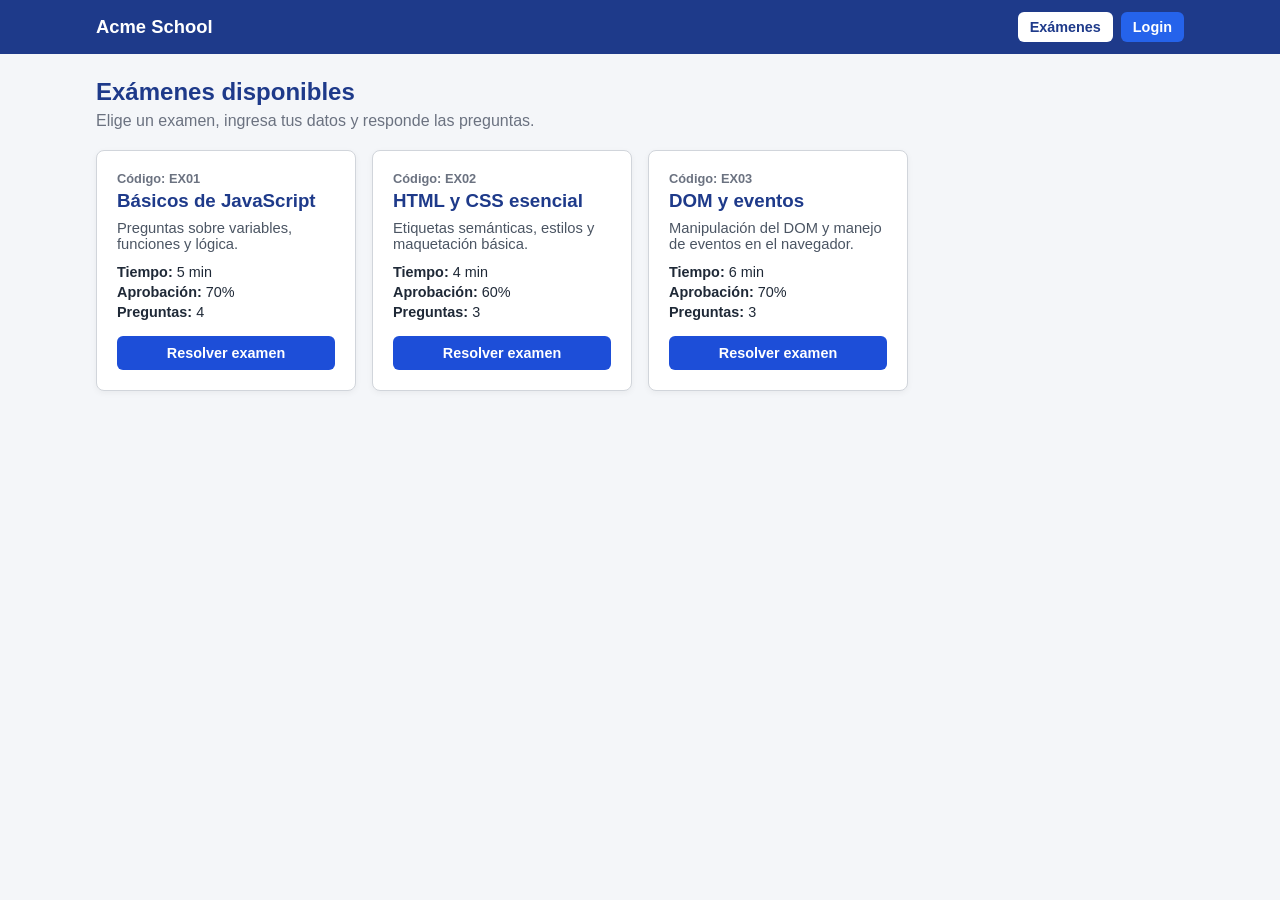
<file: index.html>
<!DOCTYPE html>
<html lang="es">
<head>
  <meta charset="UTF-8" />
  <meta name="viewport" content="width=device-width, initial-scale=1.0" />
  <meta name="description" content="Plataforma de exámenes en línea de Acme School" />
  <title>Acme School - Exámenes</title>
  <link rel="stylesheet" href="css/styles.css" />
</head>
<body>
  <a class="saltar" href="#contenido">Saltar al contenido</a>

  <acme-navbar id="navbar"></acme-navbar>

  <div id="mensajes" class="mensajes-box" role="status" aria-live="polite"></div>

  <noscript>
    <p class="aviso aviso-error">Esta aplicación necesita JavaScript para funcionar.</p>
  </noscript>

  <main id="contenido" class="contenedor">

    <!-- RESOLUCIÓN DE EXÁMENES (PÚBLICO, SIN LOGIN; RESULTADOS SOLO PARA SESIÓN ACTIVA) -->
    <section id="vista-examenes" class="vista" aria-label="Resolución de exámenes">
      <div class="encabezado-seccion">
        <h1>Exámenes disponibles</h1>
        <p>Elige un examen, ingresa tus datos y responde las preguntas.</p>
      </div>

      <div id="lista-examenes" class="grid-tarjetas"></div>

      <!-- RESULTADOS DE LOS EXÁMENES PRESENTADOS POR LOS ESTUDIANTES -->
      <div id="seccion-resultados" class="tarjeta tarjeta-resultados oculto">
        <h2>Resultados de los exámenes</h2>
        <p>Calificaciones de los estudiantes que han presentado un examen.</p>
        <div class="tabla-scroll">
          <table>
            <caption class="sr-only">Resultados de los exámenes</caption>
            <thead>
              <tr>
                <th scope="col">Identificación</th>
                <th scope="col">Estudiante</th>
                <th scope="col">Examen</th>
                <th scope="col">Calificación</th>
                <th scope="col">Estado</th>
                <th scope="col">Fecha</th>
              </tr>
            </thead>
            <tbody id="tabla-resultados"></tbody>
          </table>
        </div>
      </div>

      <div id="registro-estudiante" class="tarjeta caja-pequena oculto">
        <h2>Datos del estudiante</h2>
        <p>Examen elegido: <strong id="examen-elegido-texto"></strong></p>

        <form id="form-estudiante" class="formulario">
          <div class="campo">
            <label for="estudiante-id">Número de identificación</label>
            <input type="text" id="estudiante-id" autocomplete="off" required />
          </div>

          <div class="campo">
            <label for="estudiante-nombre">Nombre completo</label>
            <input type="text" id="estudiante-nombre" autocomplete="off" required />
          </div>

          <div class="acciones-form">
            <button type="button" id="btn-volver-catalogo" class="btn btn-gris">Volver</button>
            <button type="submit" class="btn btn-azul">Empezar examen</button>
          </div>
        </form>
      </div>

      <div id="pantalla-examen" class="oculto">
        <div class="tarjeta barra-examen">
          <div>
            <h2 id="titulo-examen-activo" tabindex="-1"></h2>
            <p id="info-examen-activo"></p>
          </div>
          <exam-timer id="reloj-examen"></exam-timer>
        </div>

        <form id="form-resolver-examen" aria-label="Preguntas del examen">
          <div id="preguntas-resolver"></div>
          <div class="acciones-form">
            <button type="submit" class="btn btn-azul">Terminar</button>
          </div>
        </form>
      </div>

      <div id="pantalla-resultado" class="tarjeta resultado oculto" aria-live="polite">
        <h2 id="titulo-resultado" tabindex="-1"></h2>
        <div id="detalle-resultado"></div>
        <button type="button" id="btn-final-examen" class="btn btn-azul">Volver a exámenes</button>
      </div>
    </section>

    <!-- LOGIN (VISTA INICIAL DE LOS MÓDULOS PRIVADOS) -->
    <section id="vista-login" class="vista oculto" aria-label="Inicio de sesión">
      <div class="tarjeta caja-pequena">
        <h1>Iniciar sesión</h1>
        <p>Ingresa con tu correo y contraseña para administrar usuarios y exámenes.</p>

        <form id="form-login" class="formulario">
          <div class="campo">
            <label for="login-email">Correo</label>
            <input type="email" id="login-email" autocomplete="username" required />
          </div>

          <div class="campo">
            <label for="login-password">Contraseña</label>
            <input type="password" id="login-password" autocomplete="current-password" required />
          </div>

          <button type="submit" class="btn btn-azul">Entrar</button>
        </form>

        <p class="ayuda-login">Demo: admin@acme.edu / admin123</p>
      </div>
    </section>

    <!-- GESTIÓN DE USUARIOS (CRUD PRIVADO) -->
    <section id="vista-usuarios" class="vista oculto" aria-label="Gestión de usuarios">
      <div class="encabezado-seccion">
        <h1>Gestión de usuarios</h1>
        <p>Crear, actualizar y eliminar usuarios (Administrativo o Docente).</p>
      </div>

      <div class="grid-crud">
        <div class="tarjeta">
          <h2 id="titulo-form-usuario">Nuevo usuario</h2>
          <form id="form-usuario" class="formulario">
            <input type="hidden" id="usuario-editando-id" />

            <div class="campo">
              <label for="usuario-id">Número de identificación</label>
              <input type="text" id="usuario-id" required />
            </div>

            <div class="campo">
              <label for="usuario-nombre">Nombre completo</label>
              <input type="text" id="usuario-nombre" required />
            </div>

            <div class="campo">
              <label for="usuario-email">Email</label>
              <input type="email" id="usuario-email" required />
            </div>

            <div class="campo">
              <label for="usuario-telefono">Teléfono</label>
              <input type="tel" id="usuario-telefono" required />
            </div>

            <div class="campo">
              <label for="usuario-cargo">Cargo</label>
              <select id="usuario-cargo" required>
                <option value="">Selecciona un cargo</option>
                <option value="Administrativo">Administrativo</option>
                <option value="Docente">Docente</option>
              </select>
            </div>

            <div class="campo">
              <label for="usuario-password">Contraseña</label>
              <input type="password" id="usuario-password" autocomplete="new-password" required />
            </div>

            <div class="acciones-form">
              <button type="submit" class="btn btn-azul">Guardar</button>
              <button type="button" id="btn-cancelar-usuario" class="btn btn-gris oculto">Cancelar</button>
            </div>
          </form>
        </div>

        <div class="tarjeta">
          <h2>Usuarios registrados</h2>
          <div class="tabla-scroll">
            <table>
              <caption class="sr-only">Usuarios registrados</caption>
              <thead>
                <tr>
                  <th scope="col">Identificación</th>
                  <th scope="col">Nombre</th>
                  <th scope="col">Email</th>
                  <th scope="col">Teléfono</th>
                  <th scope="col">Cargo</th>
                  <th scope="col">Acciones</th>
                </tr>
              </thead>
              <tbody id="tabla-usuarios"></tbody>
            </table>
          </div>
        </div>
      </div>
    </section>

    <!-- GESTIÓN DE EXÁMENES (CRUD PRIVADO) -->
    <section id="vista-gestion-examenes" class="vista oculto" aria-label="Gestión de exámenes">
      <div class="encabezado-seccion">
        <h1>Gestión de exámenes</h1>
        <p>Crea y edita exámenes, preguntas y respuestas (solo una respuesta correcta por pregunta).</p>
      </div>

      <div class="grid-crud">
        <div class="tarjeta">
          <h2 id="titulo-form-examen">Nuevo examen</h2>
          <form id="form-examen" class="formulario">
            <input type="hidden" id="examen-editando-codigo" />

            <div class="campo">
              <label for="examen-codigo">Código</label>
              <input type="text" id="examen-codigo" required />
            </div>

            <div class="campo">
              <label for="examen-titulo">Título</label>
              <input type="text" id="examen-titulo" required />
            </div>

            <div class="campo">
              <label for="examen-tiempo">Tiempo (minutos)</label>
              <input type="number" id="examen-tiempo" min="1" required />
            </div>

            <div class="campo">
              <label for="examen-aprobacion">Porcentaje de aprobación (%)</label>
              <input type="number" id="examen-aprobacion" min="1" max="100" required />
            </div>

            <div class="campo">
              <label for="examen-descripcion">Descripción del examen</label>
              <textarea id="examen-descripcion" rows="2" required></textarea>
            </div>

            <div class="constructor-preguntas">
              <div class="fila-entre">
                <strong>Preguntas</strong>
                <button type="button" id="btn-agregar-pregunta" class="btn btn-gris btn-pequeno">+ Pregunta</button>
              </div>
              <div id="lista-constructor-preguntas"></div>
            </div>

            <div class="acciones-form">
              <button type="submit" class="btn btn-azul">Guardar examen</button>
              <button type="button" id="btn-cancelar-examen" class="btn btn-gris oculto">Cancelar</button>
            </div>
          </form>
        </div>

        <div class="tarjeta">
          <h2>Exámenes registrados</h2>
          <div class="tabla-scroll">
            <table>
              <caption class="sr-only">Exámenes registrados</caption>
              <thead>
                <tr>
                  <th scope="col">Código</th>
                  <th scope="col">Título</th>
                  <th scope="col">Tiempo</th>
                  <th scope="col">Aprobación</th>
                  <th scope="col">Preguntas</th>
                  <th scope="col">Acciones</th>
                </tr>
              </thead>
              <tbody id="tabla-examenes"></tbody>
            </table>
          </div>
        </div>
      </div>
    </section>

  </main>

  <script type="module" src="js/app.js"></script>
</body>
</html>
</file>
<file: css/styles.css>
/* ==========================================================
   Acme School - Hoja de estilos única
   1. Variables e identidad visual
   2. Base y utilidades
   3. Navbar
   4. Layout y tarjetas
   5. Formularios y botones
   6. Tablas
   7. Resolución de exámenes y resultado
   8. Constructor de preguntas
   9. Mensajes
   10. Responsive y accesibilidad
   ========================================================== */

/* 1. Variables e identidad visual */
:root {
  --azul: #1d4ed8;
  --azul-oscuro: #1e3a8a;
  --azul-claro: #eff6ff;
  --fondo: #f4f6f9;
  --blanco: #ffffff;
  --texto: #1f2937;
  --suave: #6b7280;
  --borde: #d1d5db;
  --verde: #15803d;
  --verde-fondo: #dcfce7;
  --rojo: #b91c1c;
  --rojo-fondo: #fee2e2;
  --sombra: 0 2px 6px rgba(0, 0, 0, 0.05);
}

/* 2. Base y utilidades */
* {
  box-sizing: border-box;
}

body {
  margin: 0;
  font-family: Arial, sans-serif;
  background-color: var(--fondo);
  color: var(--texto);
}

:focus-visible {
  outline: 3px solid #93c5fd;
  outline-offset: 2px;
}

.oculto {
  display: none !important;
}

.sr-only {
  position: absolute;
  width: 1px;
  height: 1px;
  margin: -1px;
  padding: 0;
  overflow: hidden;
  clip: rect(0, 0, 0, 0);
  white-space: nowrap;
  border: 0;
}

.saltar {
  position: absolute;
  left: -9999px;
  top: 8px;
  z-index: 200;
  padding: 8px 12px;
  border-radius: 6px;
  background-color: var(--blanco);
  color: var(--azul-oscuro);
  font-weight: bold;
}

.saltar:focus {
  left: 8px;
}

/* 3. Navbar */
acme-navbar {
  display: block;
  position: sticky;
  top: 0;
  z-index: 90;
}

.nav {
  background-color: var(--azul-oscuro);
  color: var(--blanco);
}

.nav-contenido {
  max-width: 1120px;
  margin: 0 auto;
  padding: 12px 16px;
  display: flex;
  justify-content: space-between;
  align-items: center;
  flex-wrap: wrap;
  gap: 12px;
}

.nav-marca {
  font-weight: bold;
  font-size: 1.15rem;
}

.nav-acciones {
  display: flex;
  gap: 8px;
  flex-wrap: wrap;
  align-items: center;
}

.nav-usuario {
  font-size: 0.85rem;
  padding: 0 6px;
}

.nav-btn {
  padding: 7px 12px;
  border: none;
  border-radius: 6px;
  cursor: pointer;
  font-weight: bold;
  font-size: 0.9rem;
  background-color: rgba(255, 255, 255, 0.15);
  color: var(--blanco);
  transition: background-color 0.2s ease, color 0.2s ease, transform 0.1s ease;
}

.nav-btn:hover {
  background-color: rgba(255, 255, 255, 0.28);
}

.nav-btn:active {
  transform: scale(0.98);
}

.nav-btn.activo {
  background-color: var(--blanco);
  color: var(--azul-oscuro);
}

.nav-btn-acento {
  background-color: #2563eb;
}

.nav-btn-acento:hover {
  background-color: #1d4ed8;
}

.nav-btn-acento.activo {
  background-color: var(--blanco);
}

.nav-btn-salir {
  background-color: #dc2626;
}

.nav-btn-salir:hover {
  background-color: #b91c1c;
}

/* 4. Layout y tarjetas */
.contenedor {
  max-width: 1120px;
  margin: 0 auto;
  padding: 24px 16px 50px;
}

.vista:not(.oculto) {
  animation: aparecer 0.25s ease;
}

.encabezado-seccion {
  margin-bottom: 20px;
}

.encabezado-seccion h1 {
  margin: 0 0 6px;
  color: var(--azul-oscuro);
}

.encabezado-seccion p {
  margin: 0;
  color: var(--suave);
}

.tarjeta {
  background-color: var(--blanco);
  border: 1px solid var(--borde);
  border-radius: 8px;
  padding: 20px;
  box-shadow: var(--sombra);
  animation: aparecer 0.25s ease;
}

@keyframes aparecer {
  from {
    opacity: 0;
    transform: translateY(6px);
  }
  to {
    opacity: 1;
    transform: translateY(0);
  }
}

.caja-pequena {
  max-width: 420px;
  margin: 20px auto;
}

.grid-tarjetas {
  display: grid;
  grid-template-columns: repeat(auto-fill, minmax(260px, 1fr));
  gap: 16px;
}

.grid-crud {
  display: grid;
  grid-template-columns: 1fr 1.4fr;
  gap: 20px;
  align-items: start;
}

.tarjeta-resultados {
  margin-top: 20px;
}

/* Tarjeta de examen (Web Component exam-card) */
exam-card {
  display: block;
}

exam-card .tarjeta {
  display: flex;
  flex-direction: column;
  justify-content: space-between;
  height: 100%;
  gap: 12px;
  transition: transform 0.2s ease, box-shadow 0.2s ease;
}

exam-card .tarjeta:hover {
  transform: translateY(-4px);
  box-shadow: 0 10px 24px rgba(30, 58, 138, 0.15);
}

.card-codigo {
  font-size: 0.8rem;
  color: var(--suave);
  font-weight: bold;
}

.card-titulo {
  margin: 4px 0 8px;
  color: var(--azul-oscuro);
}

.card-descripcion {
  margin: 0 0 12px;
  color: #4b5563;
  font-size: 0.92rem;
}

.card-dato {
  margin: 4px 0;
  font-size: 0.9rem;
}

/* 5. Formularios y botones */
.formulario {
  display: flex;
  flex-direction: column;
  gap: 12px;
}

.campo {
  display: flex;
  flex-direction: column;
  gap: 4px;
}

.campo label {
  font-size: 0.9rem;
  font-weight: bold;
}

.campo input,
.campo select,
.campo textarea {
  padding: 9px 10px;
  border: 1px solid var(--borde);
  border-radius: 6px;
  font-size: 0.95rem;
  font-family: inherit;
}

.campo input:focus,
.campo select:focus,
.campo textarea:focus {
  outline: 2px solid #93c5fd;
  border-color: var(--azul);
}

.acciones-form {
  display: flex;
  gap: 10px;
  flex-wrap: wrap;
  margin-top: 6px;
}

.btn {
  padding: 9px 15px;
  border: none;
  border-radius: 6px;
  font-size: 0.9rem;
  font-weight: bold;
  cursor: pointer;
  transition: transform 0.1s ease, opacity 0.15s ease;
}

.btn:hover {
  opacity: 0.92;
}

.btn:active {
  transform: scale(0.98);
}

.btn-pequeno {
  padding: 5px 10px;
  font-size: 0.82rem;
}

.btn-azul {
  background-color: var(--azul);
  color: var(--blanco);
}

.btn-gris {
  background-color: #e5e7eb;
  color: var(--texto);
}

.btn-rojo {
  background-color: var(--rojo);
  color: var(--blanco);
}

.ayuda-login {
  margin-top: 12px;
  font-size: 0.85rem;
  color: var(--suave);
}

/* 6. Tablas */
.tabla-scroll {
  overflow-x: auto;
}

table {
  width: 100%;
  border-collapse: collapse;
  font-size: 0.9rem;
}

th,
td {
  padding: 10px;
  border-bottom: 1px solid var(--borde);
  text-align: left;
}

th {
  background-color: #f9fafb;
}

tbody tr {
  transition: background-color 0.15s ease;
}

tbody tr:hover {
  background-color: var(--azul-claro);
}

.acciones-celda {
  display: flex;
  gap: 6px;
  flex-wrap: wrap;
}

.vacio {
  text-align: center;
  color: var(--suave);
}

/* 7. Resolución de exámenes y resultado */
.barra-examen {
  display: flex;
  justify-content: space-between;
  align-items: center;
  gap: 12px;
  flex-wrap: wrap;
  margin-bottom: 16px;
  position: sticky;
  top: 64px;
  z-index: 50;
}

.barra-examen h2 {
  margin: 0 0 4px;
  color: var(--azul-oscuro);
}

.barra-examen p {
  margin: 0;
  font-size: 0.9rem;
  color: var(--suave);
}

fieldset.tarjeta-pregunta {
  min-width: 0;
  margin: 0 0 12px;
  background-color: var(--blanco);
  border: 1px solid var(--borde);
  border-radius: 8px;
  padding: 16px;
}

.tarjeta-pregunta legend {
  font-weight: bold;
  padding: 0 6px;
}

.opcion-label {
  display: flex;
  align-items: center;
  gap: 8px;
  padding: 8px;
  border: 1px solid #e5e7eb;
  border-radius: 6px;
  margin-top: 6px;
  cursor: pointer;
  transition: background-color 0.15s ease, border-color 0.15s ease;
}

.opcion-label:hover {
  background-color: var(--azul-claro);
}

.opcion-label:has(input:checked) {
  background-color: #dbeafe;
  border-color: var(--azul);
}

.resultado {
  text-align: center;
  max-width: 560px;
  margin: 0 auto;
}

.resultado h2 {
  margin-top: 0;
}

.resultado-porcentaje {
  font-size: 3.2rem;
  font-weight: bold;
  margin: 8px 0;
}

.resultado-porcentaje.ok {
  color: var(--verde);
}

.resultado-porcentaje.error {
  color: var(--rojo);
}

.resultado-datos {
  text-align: left;
  margin: 16px 0;
}

.resultado-datos p {
  margin: 6px 0;
}

.aprobado-texto {
  color: var(--verde);
  background-color: var(--verde-fondo);
  padding: 4px 10px;
  border-radius: 12px;
  font-weight: bold;
}

.reprobado-texto {
  color: var(--rojo);
  background-color: var(--rojo-fondo);
  padding: 4px 10px;
  border-radius: 12px;
  font-weight: bold;
}

/* 8. Constructor de preguntas */
.constructor-preguntas {
  border: 1px solid var(--borde);
  border-radius: 6px;
  padding: 12px;
  background-color: #f9fafb;
}

.fila-entre {
  display: flex;
  justify-content: space-between;
  align-items: center;
  gap: 8px;
}

.caja-pregunta-editor {
  background-color: var(--blanco);
  border: 1px solid var(--borde);
  border-radius: 6px;
  padding: 10px;
  margin-top: 10px;
}

.campo-enunciado {
  margin-top: 8px;
}

.fila-opcion-editor {
  display: flex;
  align-items: center;
  gap: 6px;
  margin-top: 6px;
}

.fila-opcion-editor input[type="text"] {
  flex: 1;
  min-width: 0;
  padding: 6px 8px;
  border: 1px solid var(--borde);
  border-radius: 4px;
}

.etiqueta-correcta {
  font-size: 0.82rem;
  display: flex;
  align-items: center;
  gap: 3px;
  cursor: pointer;
  white-space: nowrap;
}

/* 9. Mensajes */
.mensajes-box {
  position: fixed;
  top: 70px;
  right: 16px;
  z-index: 100;
  display: flex;
  flex-direction: column;
  gap: 8px;
  max-width: calc(100vw - 32px);
}

.aviso {
  padding: 10px 14px;
  border-radius: 6px;
  font-weight: bold;
  font-size: 0.88rem;
  box-shadow: 0 3px 10px rgba(0, 0, 0, 0.12);
  animation: aparecer 0.25s ease;
}

.aviso-ok {
  background-color: var(--verde-fondo);
  color: var(--verde);
}

.aviso-error {
  background-color: var(--rojo-fondo);
  color: var(--rojo);
}

/* 10. Responsive y accesibilidad */
@media (max-width: 820px) {
  .grid-crud {
    grid-template-columns: 1fr;
  }
}

@media (max-width: 520px) {
  .contenedor {
    padding: 16px 12px 40px;
  }

  .tarjeta {
    padding: 14px;
  }

  .fila-opcion-editor {
    flex-wrap: wrap;
  }

  .resultado-porcentaje {
    font-size: 2.6rem;
  }
}

@media (prefers-reduced-motion: reduce) {
  *,
  *::before,
  *::after {
    animation: none !important;
    transition: none !important;
  }
}
</file>
<file: -Acme-School/css/styles.css>
/* ==========================================================
   Acme School - Hoja de estilos única
   1. Variables e identidad visual
   2. Base y utilidades
   3. Navbar
   4. Layout y tarjetas
   5. Formularios y botones
   6. Tablas
   7. Resolución de exámenes y resultado
   8. Constructor de preguntas
   9. Mensajes
   10. Responsive y accesibilidad
   ========================================================== */

/* 1. Variables e identidad visual */
:root {
  --azul: #1d4ed8;
  --azul-oscuro: #1e3a8a;
  --azul-claro: #eff6ff;
  --fondo: #f4f6f9;
  --blanco: #ffffff;
  --texto: #1f2937;
  --suave: #6b7280;
  --borde: #d1d5db;
  --verde: #15803d;
  --verde-fondo: #dcfce7;
  --rojo: #b91c1c;
  --rojo-fondo: #fee2e2;
  --sombra: 0 2px 6px rgba(0, 0, 0, 0.05);
}

/* 2. Base y utilidades */
* {
  box-sizing: border-box;
}

body {
  margin: 0;
  font-family: Arial, sans-serif;
  background-color: var(--fondo);
  color: var(--texto);
}

:focus-visible {
  outline: 3px solid #93c5fd;
  outline-offset: 2px;
}

.oculto {
  display: none !important;
}

.sr-only {
  position: absolute;
  width: 1px;
  height: 1px;
  margin: -1px;
  padding: 0;
  overflow: hidden;
  clip: rect(0, 0, 0, 0);
  white-space: nowrap;
  border: 0;
}

.saltar {
  position: absolute;
  left: -9999px;
  top: 8px;
  z-index: 200;
  padding: 8px 12px;
  border-radius: 6px;
  background-color: var(--blanco);
  color: var(--azul-oscuro);
  font-weight: bold;
}

.saltar:focus {
  left: 8px;
}

/* 3. Navbar */
acme-navbar {
  display: block;
}

.nav {
  background-color: var(--azul-oscuro);
  color: var(--blanco);
}

.nav-contenido {
  max-width: 1120px;
  margin: 0 auto;
  padding: 12px 16px;
  display: flex;
  justify-content: space-between;
  align-items: center;
  flex-wrap: wrap;
  gap: 12px;
}

.nav-marca {
  font-weight: bold;
  font-size: 1.15rem;
}

.nav-acciones {
  display: flex;
  gap: 8px;
  flex-wrap: wrap;
  align-items: center;
}

.nav-usuario {
  font-size: 0.85rem;
  padding: 0 6px;
}

.nav-btn {
  padding: 7px 12px;
  border: none;
  border-radius: 6px;
  cursor: pointer;
  font-weight: bold;
  font-size: 0.9rem;
  background-color: rgba(255, 255, 255, 0.15);
  color: var(--blanco);
  transition: background-color 0.2s ease, color 0.2s ease, transform 0.1s ease;
}

.nav-btn:hover {
  background-color: rgba(255, 255, 255, 0.28);
}

.nav-btn:active {
  transform: scale(0.98);
}

.nav-btn.activo {
  background-color: var(--blanco);
  color: var(--azul-oscuro);
}

.nav-btn-acento {
  background-color: #2563eb;
}

.nav-btn-acento:hover {
  background-color: #1d4ed8;
}

.nav-btn-acento.activo {
  background-color: var(--blanco);
}

.nav-btn-salir {
  background-color: #dc2626;
}

.nav-btn-salir:hover {
  background-color: #b91c1c;
}

/* 4. Layout y tarjetas */
.contenedor {
  max-width: 1120px;
  margin: 0 auto;
  padding: 24px 16px 50px;
}

.vista:not(.oculto) {
  animation: aparecer 0.25s ease;
}

.encabezado-seccion {
  margin-bottom: 20px;
}

.encabezado-seccion h1 {
  margin: 0 0 6px;
  color: var(--azul-oscuro);
}

.encabezado-seccion p {
  margin: 0;
  color: var(--suave);
}

.tarjeta {
  background-color: var(--blanco);
  border: 1px solid var(--borde);
  border-radius: 8px;
  padding: 20px;
  box-shadow: var(--sombra);
  animation: aparecer 0.25s ease;
}

@keyframes aparecer {
  from {
    opacity: 0;
    transform: translateY(6px);
  }
  to {
    opacity: 1;
    transform: translateY(0);
  }
}

.caja-pequena {
  max-width: 420px;
  margin: 20px auto;
}

.grid-tarjetas {
  display: grid;
  grid-template-columns: repeat(auto-fill, minmax(260px, 1fr));
  gap: 16px;
}

.grid-crud {
  display: grid;
  grid-template-columns: 1fr 1.4fr;
  gap: 20px;
  align-items: start;
}

/* Tarjeta de examen (Web Component exam-card) */
exam-card {
  display: block;
}

exam-card .tarjeta {
  display: flex;
  flex-direction: column;
  justify-content: space-between;
  height: 100%;
  gap: 12px;
  transition: transform 0.2s ease, box-shadow 0.2s ease;
}

exam-card .tarjeta:hover {
  transform: translateY(-4px);
  box-shadow: 0 10px 24px rgba(30, 58, 138, 0.15);
}

.card-codigo {
  font-size: 0.8rem;
  color: var(--suave);
  font-weight: bold;
}

.card-titulo {
  margin: 4px 0 8px;
  color: var(--azul-oscuro);
}

.card-descripcion {
  margin: 0 0 12px;
  color: #4b5563;
  font-size: 0.92rem;
}

.card-dato {
  margin: 4px 0;
  font-size: 0.9rem;
}

/* 5. Formularios y botones */
.formulario {
  display: flex;
  flex-direction: column;
  gap: 12px;
}

.campo {
  display: flex;
  flex-direction: column;
  gap: 4px;
}

.campo label {
  font-size: 0.9rem;
  font-weight: bold;
}

.campo input,
.campo select,
.campo textarea {
  padding: 9px 10px;
  border: 1px solid var(--borde);
  border-radius: 6px;
  font-size: 0.95rem;
  font-family: inherit;
}

.campo input:focus,
.campo select:focus,
.campo textarea:focus {
  outline: 2px solid #93c5fd;
  border-color: var(--azul);
}

.acciones-form {
  display: flex;
  gap: 10px;
  flex-wrap: wrap;
  margin-top: 6px;
}

.btn {
  padding: 9px 15px;
  border: none;
  border-radius: 6px;
  font-size: 0.9rem;
  font-weight: bold;
  cursor: pointer;
  transition: transform 0.1s ease, opacity 0.15s ease;
}

.btn:hover {
  opacity: 0.92;
}

.btn:active {
  transform: scale(0.98);
}

.btn-pequeno {
  padding: 5px 10px;
  font-size: 0.82rem;
}

.btn-azul {
  background-color: var(--azul);
  color: var(--blanco);
}

.btn-gris {
  background-color: #e5e7eb;
  color: var(--texto);
}

.btn-rojo {
  background-color: var(--rojo);
  color: var(--blanco);
}

.ayuda-login {
  margin-top: 12px;
  font-size: 0.85rem;
  color: var(--suave);
}

/* 6. Tablas */
.tabla-scroll {
  overflow-x: auto;
}

table {
  width: 100%;
  border-collapse: collapse;
  font-size: 0.9rem;
}

th,
td {
  padding: 10px;
  border-bottom: 1px solid var(--borde);
  text-align: left;
}

th {
  background-color: #f9fafb;
}

tbody tr {
  transition: background-color 0.15s ease;
}

tbody tr:hover {
  background-color: var(--azul-claro);
}

.acciones-celda {
  display: flex;
  gap: 6px;
  flex-wrap: wrap;
}

.vacio {
  text-align: center;
  color: var(--suave);
}

/* 7. Resolución de exámenes y resultado */
.barra-examen {
  display: flex;
  justify-content: space-between;
  align-items: center;
  gap: 12px;
  flex-wrap: wrap;
  margin-bottom: 16px;
  position: sticky;
  top: 8px;
  z-index: 50;
}

.barra-examen h2 {
  margin: 0 0 4px;
  color: var(--azul-oscuro);
}

.barra-examen p {
  margin: 0;
  font-size: 0.9rem;
  color: var(--suave);
}

fieldset.tarjeta-pregunta {
  min-width: 0;
  margin: 0 0 12px;
  background-color: var(--blanco);
  border: 1px solid var(--borde);
  border-radius: 8px;
  padding: 16px;
}

.tarjeta-pregunta legend {
  font-weight: bold;
  padding: 0 6px;
}

.opcion-label {
  display: flex;
  align-items: center;
  gap: 8px;
  padding: 8px;
  border: 1px solid #e5e7eb;
  border-radius: 6px;
  margin-top: 6px;
  cursor: pointer;
  transition: background-color 0.15s ease, border-color 0.15s ease;
}

.opcion-label:hover {
  background-color: var(--azul-claro);
}

.opcion-label:has(input:checked) {
  background-color: #dbeafe;
  border-color: var(--azul);
}

.resultado {
  text-align: center;
  max-width: 560px;
  margin: 0 auto;
}

.resultado h2 {
  margin-top: 0;
}

.resultado-porcentaje {
  font-size: 3.2rem;
  font-weight: bold;
  margin: 8px 0;
}

.resultado-porcentaje.ok {
  color: var(--verde);
}

.resultado-porcentaje.error {
  color: var(--rojo);
}

.resultado-datos {
  text-align: left;
  margin: 16px 0;
}

.resultado-datos p {
  margin: 6px 0;
}

.aprobado-texto {
  color: var(--verde);
  background-color: var(--verde-fondo);
  padding: 4px 10px;
  border-radius: 12px;
  font-weight: bold;
}

.reprobado-texto {
  color: var(--rojo);
  background-color: var(--rojo-fondo);
  padding: 4px 10px;
  border-radius: 12px;
  font-weight: bold;
}

/* 8. Constructor de preguntas */
.constructor-preguntas {
  border: 1px solid var(--borde);
  border-radius: 6px;
  padding: 12px;
  background-color: #f9fafb;
}

.fila-entre {
  display: flex;
  justify-content: space-between;
  align-items: center;
  gap: 8px;
}

.caja-pregunta-editor {
  background-color: var(--blanco);
  border: 1px solid var(--borde);
  border-radius: 6px;
  padding: 10px;
  margin-top: 10px;
}

.campo-enunciado {
  margin-top: 8px;
}

.fila-opcion-editor {
  display: flex;
  align-items: center;
  gap: 6px;
  margin-top: 6px;
}

.fila-opcion-editor input[type="text"] {
  flex: 1;
  min-width: 0;
  padding: 6px 8px;
  border: 1px solid var(--borde);
  border-radius: 4px;
}

.etiqueta-correcta {
  font-size: 0.82rem;
  display: flex;
  align-items: center;
  gap: 3px;
  cursor: pointer;
  white-space: nowrap;
}

/* 9. Mensajes */
.mensajes-box {
  position: fixed;
  top: 70px;
  right: 16px;
  z-index: 100;
  display: flex;
  flex-direction: column;
  gap: 8px;
  max-width: calc(100vw - 32px);
}

.aviso {
  padding: 10px 14px;
  border-radius: 6px;
  font-weight: bold;
  font-size: 0.88rem;
  box-shadow: 0 3px 10px rgba(0, 0, 0, 0.12);
  animation: aparecer 0.25s ease;
}

.aviso-ok {
  background-color: var(--verde-fondo);
  color: var(--verde);
}

.aviso-error {
  background-color: var(--rojo-fondo);
  color: var(--rojo);
}

/* 10. Responsive y accesibilidad */
@media (max-width: 820px) {
  .grid-crud {
    grid-template-columns: 1fr;
  }
}

@media (max-width: 520px) {
  .contenedor {
    padding: 16px 12px 40px;
  }

  .tarjeta {
    padding: 14px;
  }

  .fila-opcion-editor {
    flex-wrap: wrap;
  }

  .resultado-porcentaje {
    font-size: 2.6rem;
  }
}

@media (prefers-reduced-motion: reduce) {
  *,
  *::before,
  *::after {
    animation: none !important;
    transition: none !important;
  }
}
</file>
